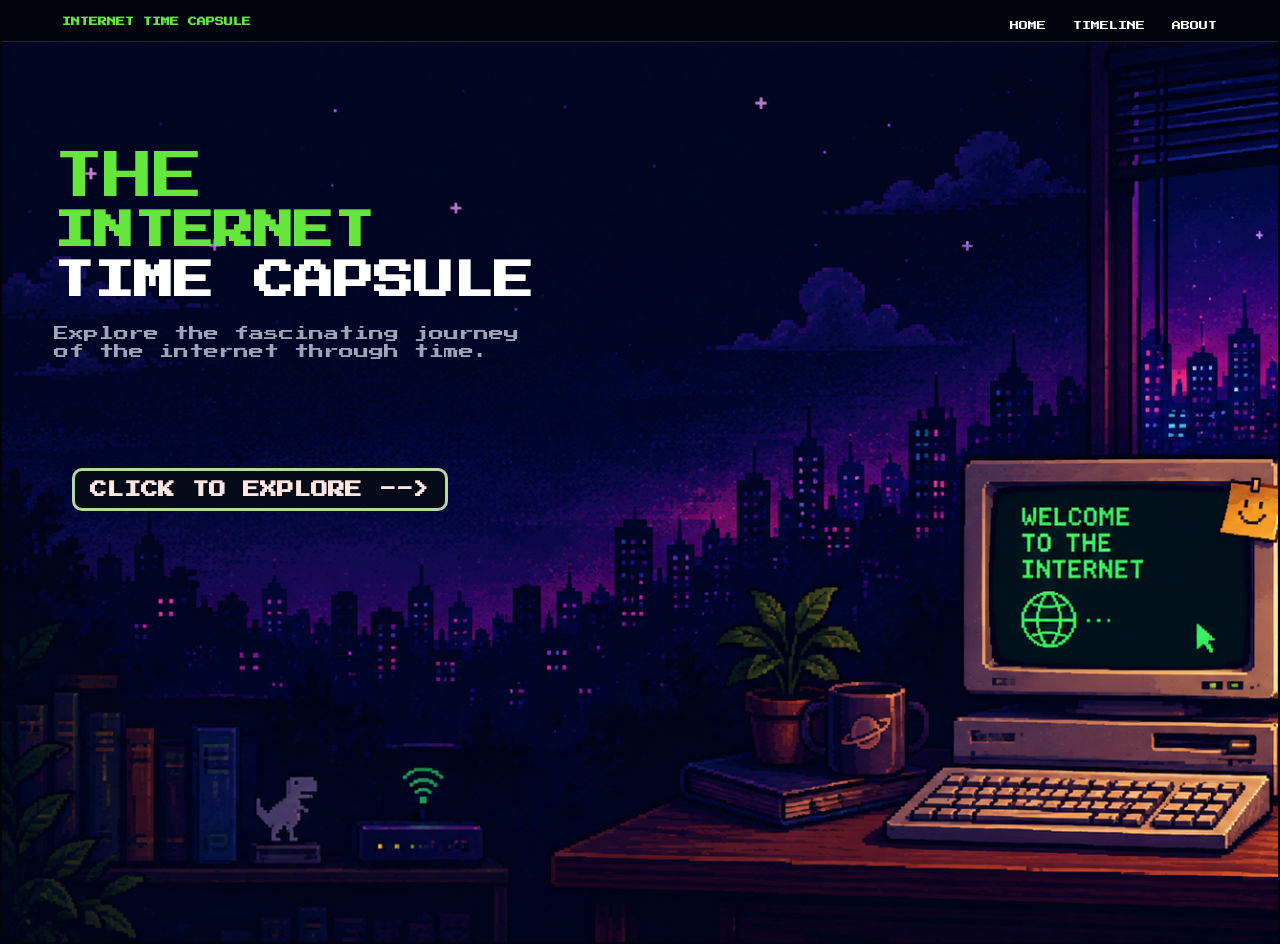
<file: index.html>
<!doctype html>
<html lang="en">
<head>
    <meta charset="UTF-8">
    <meta name="viewport" content="width=device-width, initial-scale=1.0">
    <link rel="stylesheet" href="style.css">
    <link href="https://fonts.googleapis.com/css2?family=Press+Start+2P&family=Space+Mono:wght@400;700&display=swap" rel="stylesheet">
    <title>Evolution of Internet</title>
   
</head>
<body>
    
    <nav class="navbar">
        <div class="logo">
            INTERNET TIME CAPSULE
        </div>
        <div class="nav-links">
            <ul>
                <li><a href="index.html">HOME</a></li>
                <li><a href="timeline.html">TIMELINE</a></li>
                <li><a href="about.html" >ABOUT</a></li>
    
            </ul>
        </div>
    </nav>
    <section class="hero">
        <div class="text">
            <span> THE</span>
            <h1> INTERNET </h1>
            <h2>TIME CAPSULE</h2>
            <p>Explore the fascinating journey <br>
                of the internet through time.</p>
         </div>
             <div class="explore">
             <a href="timeline.html">CLICK TO EXPLORE --> </a>
             </div>

        

        
    </section>
    
</body>
</html>
</file>
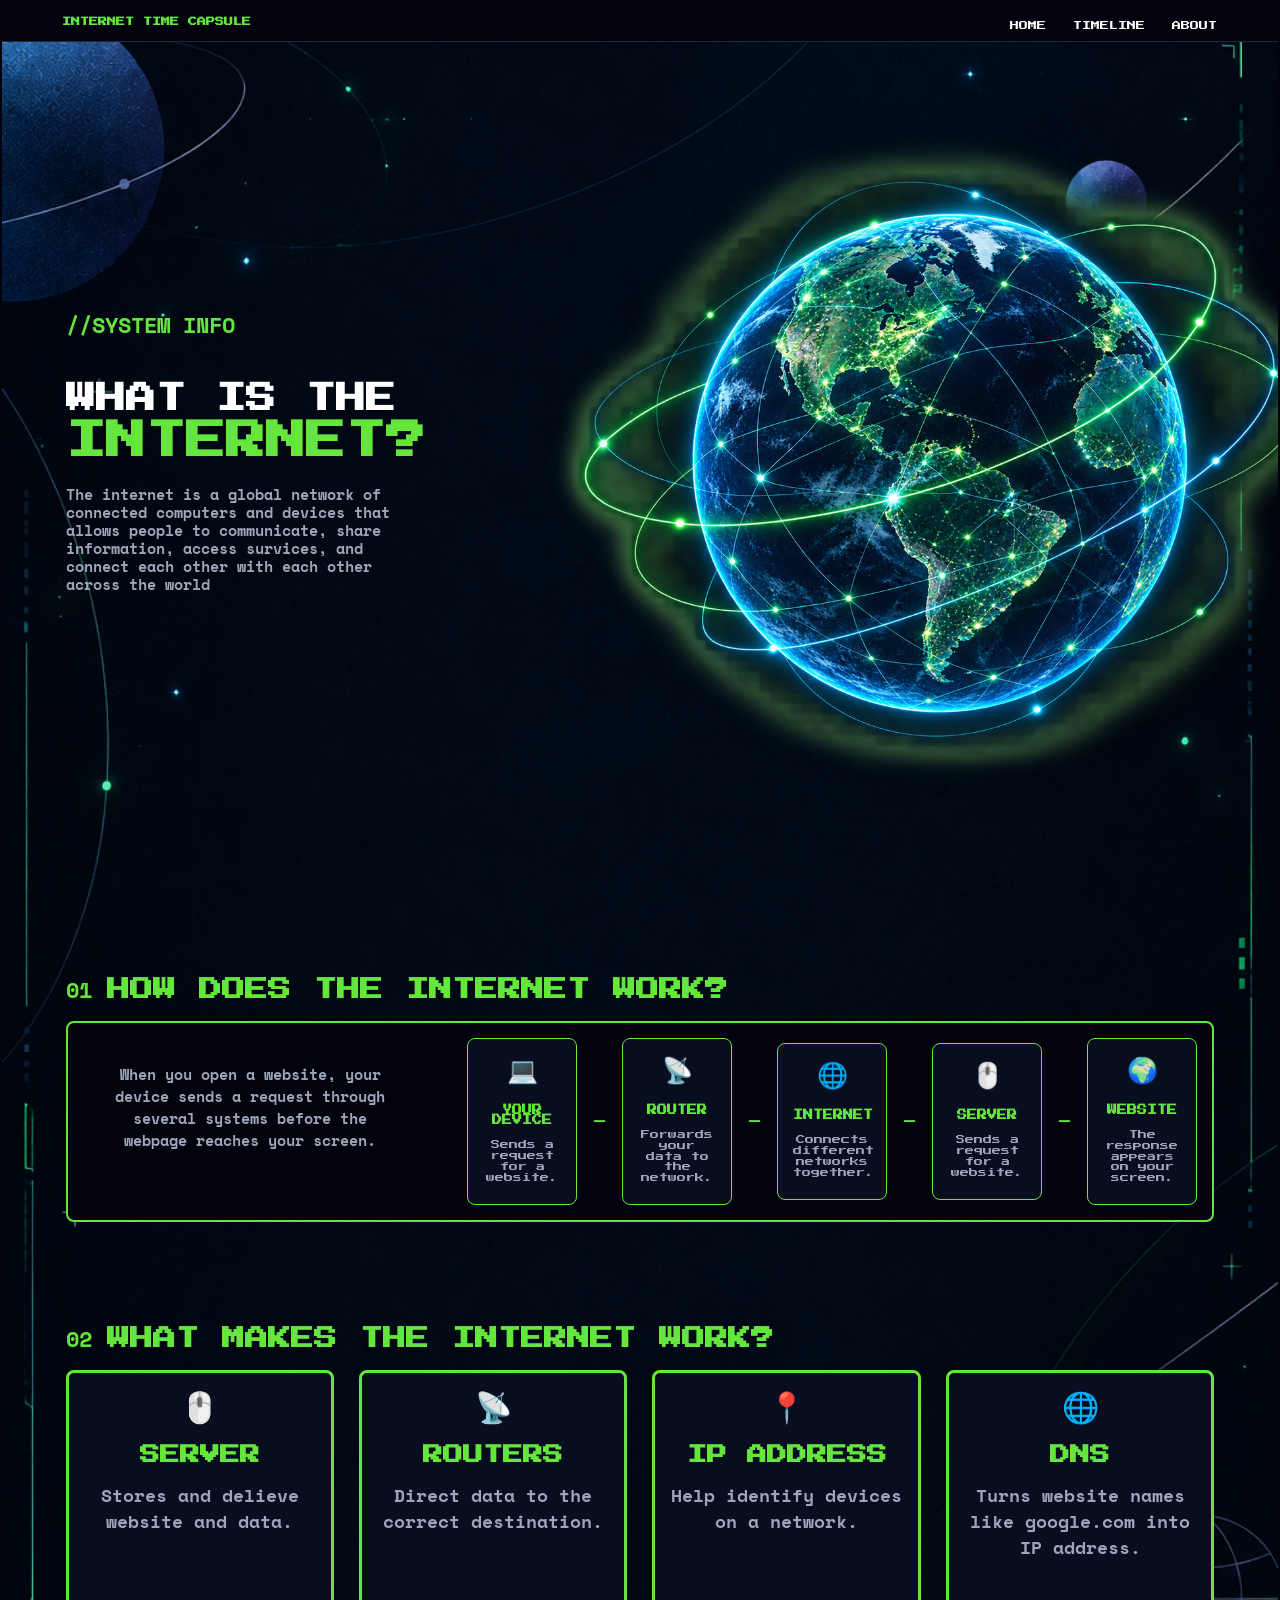
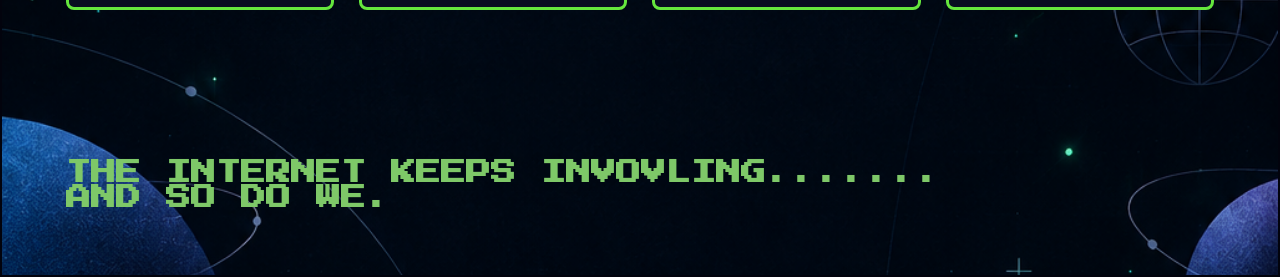
<file: about.html>
<!DOCTYPE html>
<html lang="en">

<head>
    <meta charset="UTF-8">
    <meta name="viewport" content="width=device-width, initial-scale=1.0">
    <title>About - The Internet Time Capsule</title>
    <link rel="stylesheet" href="style.css">
    <link href="https://fonts.googleapis.com/css2?family=Inter:wght@400;500;600&family=Press+Start+2P&display=swap" rel="stylesheet">
</head>

<body>
    <nav class="navbar">
        <div class="logo">
            INTERNET TIME CAPSULE
        </div>
        <div class="nav-links">
            <ul>
                <li><a href="index.html">HOME</a></li>
                <li><a href="timeline.html">TIMELINE</a></li>
                <li><a href="about.html">ABOUT</a></li>

            </ul>
        </div>
    </nav>
    <section class="about-hero">
        <div class="system_info">
            <div class="about_text">
                <span>//SYSTEM INFO</span>

                <h1>WHAT IS THE<br>
                    <span>INTERNET?</span>
                </h1>

                <P><strong>The internet is a global network of connected computers and devices that allows people to 
                    communicate, share information, access survices, and  connect each other with each other across the world</strong></P>

            </div>

            <div class="earth">

                <img src="IMG/earth.png" alt="Earth">

            </div>

        </div>

   

    <section class="internet_work">
      
       <div class="internet_heading">
          <span> 01</span>

          <h1>HOW DOES THE INTERNET WORK?</h1>
       </div> 

  <div class="section_box">

       <P class="section_intro">When you open a website, your device sends a request through
        several systems before the webpage reaches your screen.</P>
        

     <div class="internet_flow">
        <div class="flow_box">
           <div class="flow_icon">💻</div>
           <h3>YOUR DEVICE</h3>
           <P>Sends  a request for a website. </P>
        </div>

        <div class="arrow">-</div>

        <div class="flow_box">
           <div class="flow_icon">📡</div>
           <h3>ROUTER</h3>
           <P>Forwards your data to the network. </P>
        </div>

           <div class="arrow">-</div>

        <div class="flow_box">
           <div class="flow_icon">🌐</div>
           <h3>INTERNET</h3>
           <P>Connects different networks together. </P>
        </div>


          <div class="arrow">-</div>

        <div class="flow_box">
           <div class="flow_icon">🖱️</div>
           <h3>SERVER</h3>
           <P>Sends  a request for a website. </P>
        </div>

          <div class="arrow">-</div>
       
          <div class="flow_box">
           <div class="flow_icon">🌍</div>
           <h3>WEBSITE</h3>
           <P>The response appears on your screen. </P>
        </div>

        
    </div>

 </div>


    </section>


    <section class="works">
        <div class="internet_heading">
          <span> 02</span>

          <h1>WHAT MAKES THE INTERNET WORK?</h1>
       </div> 

       <div class="works_box">
            <div class="work_flex">
                <div class="work_icon">🖱️</div>
                  <h3>SERVER</h3>
                 <p>Stores and delieve website and data.</p>                     
            </div>


            <div class="work_flex">
                <div class="work_icon">📡</div>
                  <h3>ROUTERS</h3>
                 <p>Direct data to the correct destination.</p>                     
            </div>



            <div class="work_flex">
                <div class="work_icon">📍</div>
                  <h3>IP ADDRESS</h3>
                 <p>Help identify  devices on a network.</p>                     
            </div>


            <div class="work_flex">
                <div class="work_icon">🌐</div>
                  <h3>DNS</h3>
                 <p>Turns website names like google.com into IP address.</p>                     
            </div>
       </div>


    </section>

    <h1 class="footer">THE INTERNET KEEPS INVOVLING.......      <br>
        AND SO DO WE.
    </h1>
 </section>
</body>

</html>
</file>
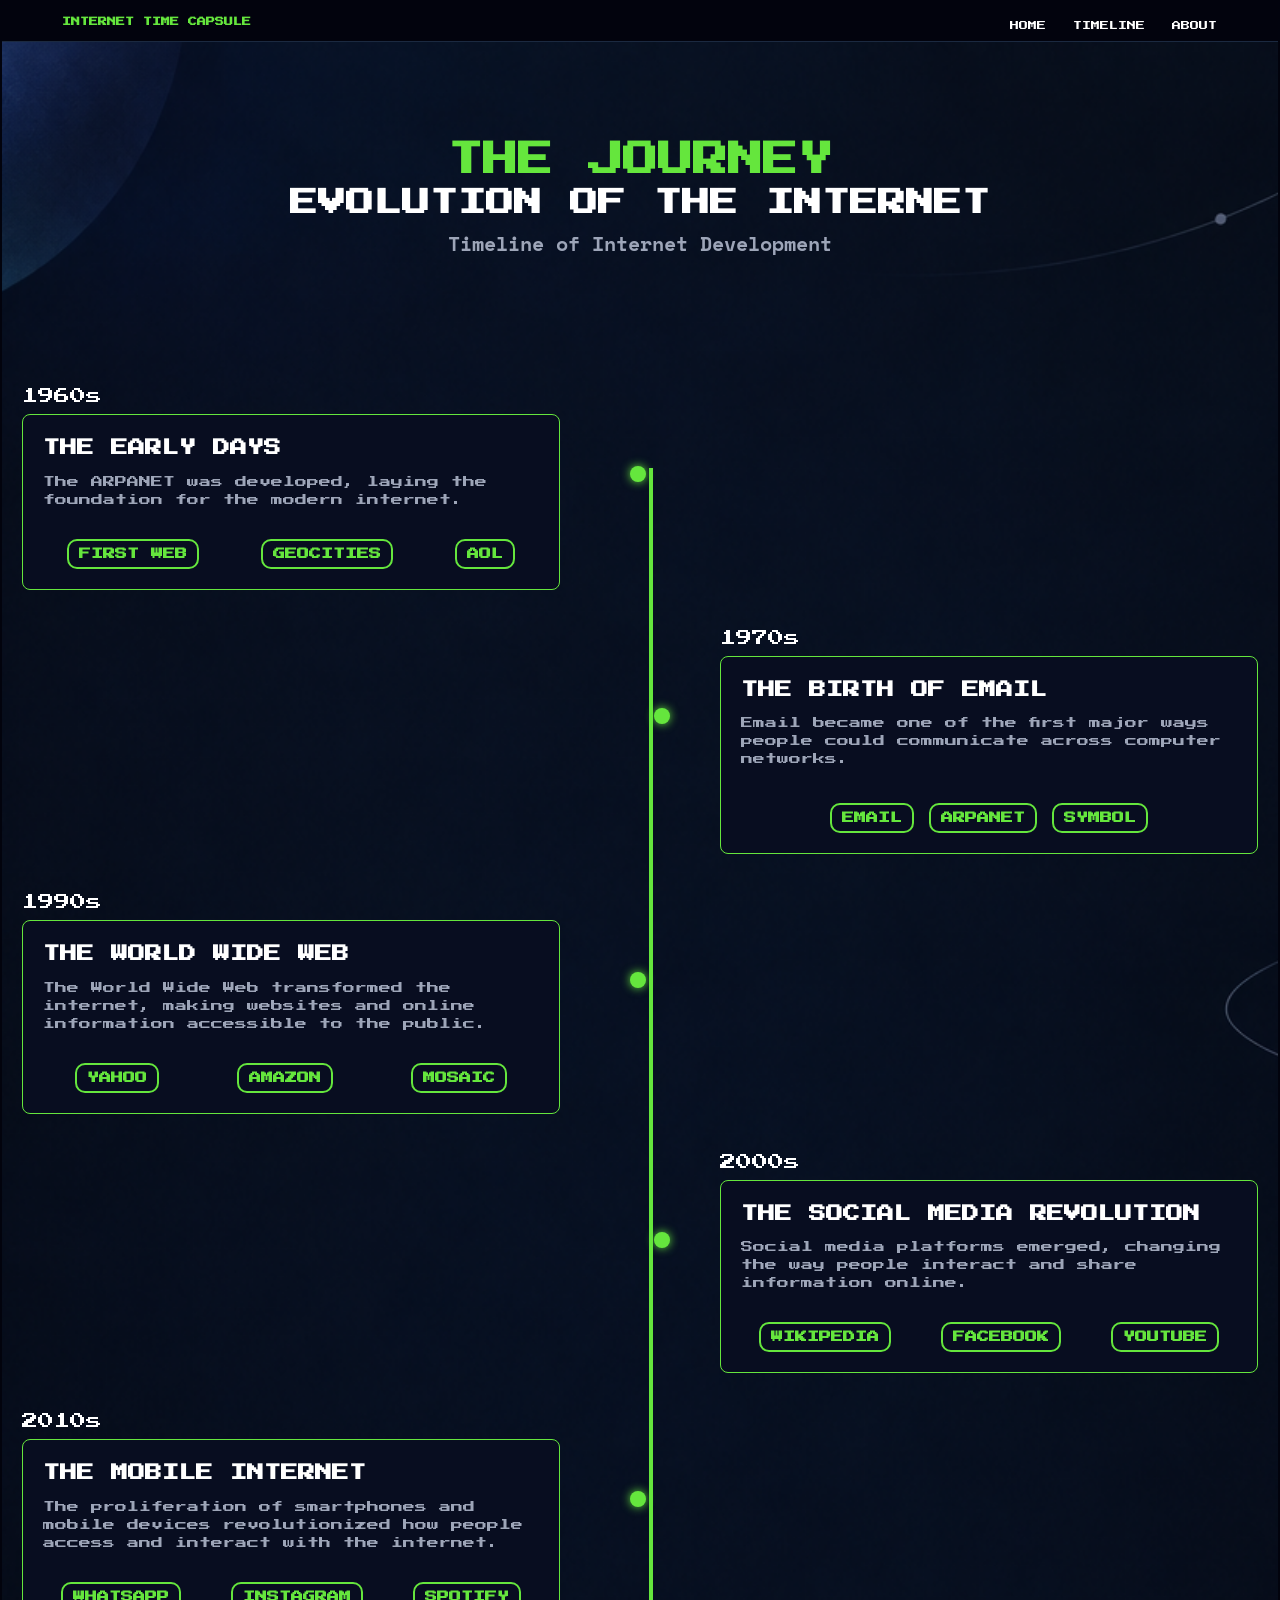
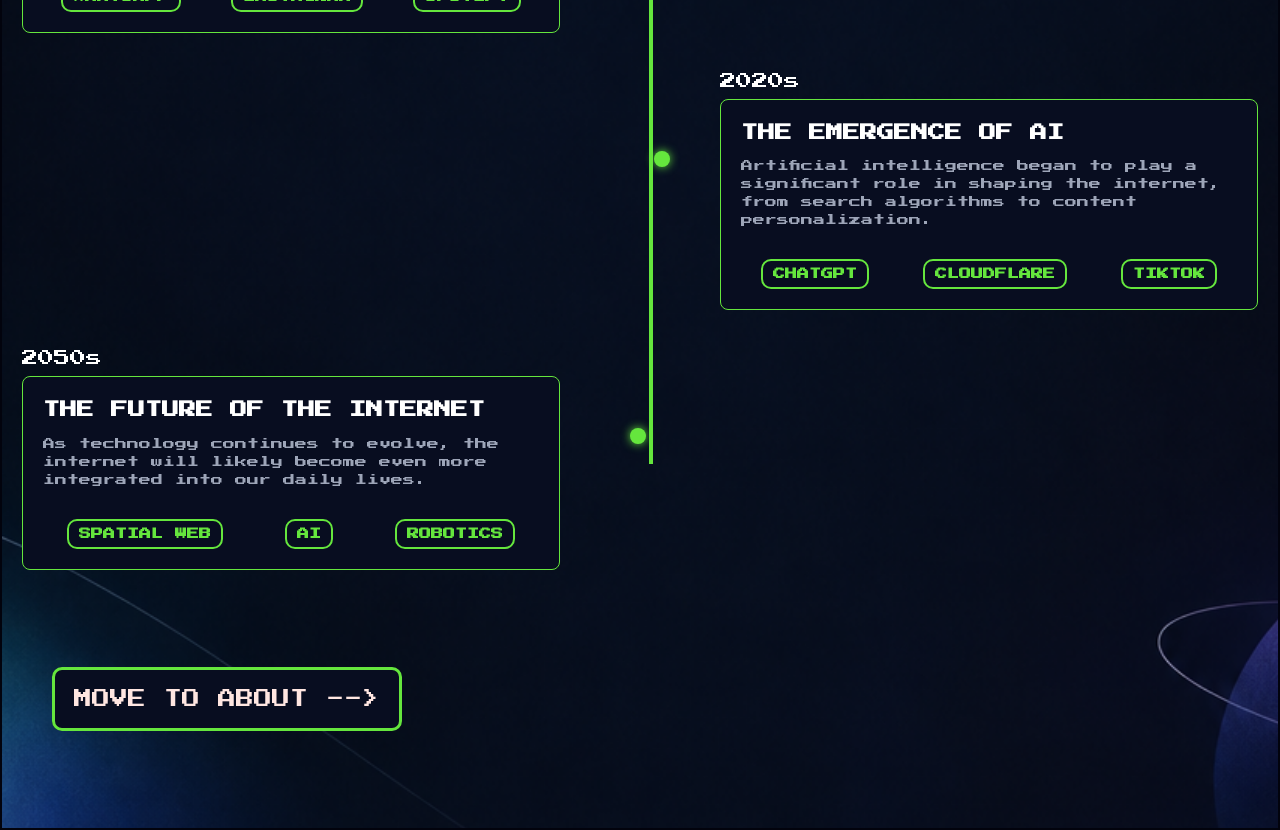
<file: timeline.html>
<!doctype html>
<html lang="en">

<head>
    <meta charset="UTF-8">
    <meta name="viewport" content="width=device-width, initial-scale=1.0">
    <link rel="stylesheet" href="style.css">
    <title>Evolution of Internet</title>
</head>

<body>

    <nav class="navbar">
        <div class="logo">
            INTERNET TIME CAPSULE
        </div>
        <div class="nav-links">
            <ul>
                <li><a href="index.html">HOME</a></li>
                <li><a href="timeline.html">TIMELINE</a></li>
                <li><a href="about.html">ABOUT</a></li>

            </ul>
        </div>

    </nav>  

    <section class= 'timeline'>


    <section class="  timeline_heading">
        <h3>THE JOURNEY</h3>
        <H2>EVOLUTION OF THE INTERNET</H2>
        <span>Timeline of Internet Development</span>
    </section>




    <div class="timeline_item">
        <div class="timeline_line"></div>
        <div class="timeline_year">1960s</div>
        <div class="timeline_dot"> </div>
        <div class="timeline_card">
            <h3>THE EARLY DAYS</h3>
            <p>The ARPANET was developed, laying the foundation for the modern internet.</p>


            <div class="tags">
                <a href="https://info.cern.ch/" target="_blank">FIRST WEB</a>
                <a href="https://geocities.restorativland.org/" target="_blank">GEOCITIES</a>
                <a href="https://www.aol.com/" target="_blank">AOL</a>

            </div>
        </div>


    </div>





    <div class="timeline_item">
        <div class="timeline_year">1970s</div>
        <div class="timeline_dot"> </div>
        <div class="timeline_card">
            <h3>THE BIRTH OF EMAIL</h3>
            <p>Email became one of the first major ways people could communicate across computer networks.</p>
            <div class="tags">
                <div class="tags">
                    <a href="https://www.internethalloffame.org/inductee/raymond-tomlinson/" target="_blank">EMAIL</a>

                    <a href="https://www.internethalloffame.org/inductee/arpanet/" target="_blank">ARPANET </a>

                    <a href="https://www.internethalloffame.org/inductee/raymond-tomlinson/" target="_blank"> SYMBOL</a>
                </div>
            </div>

        </div>
    </div>
    </div>




    <div class="timeline_item">
        <div class="timeline_year">1990s</div>
        <div class="timeline_dot"> </div>
        <div class="timeline_card">
            <h3>THE WORLD WIDE WEB</h3>
            <p>The World Wide Web transformed the internet, making websites and online information accessible to the
                public.</p>
            <div class="tags">
                <a href="https://www.yahoo.com/" target="_blank">YAHOO </a>
                <a href="https://www.amazon.com/" target="_blank"> AMAZON</a>
                <a href="https://home.cern/science/computing/the-birth-of-the-web/short-history-web/" target="_blank"> MOSAIC</a>
            </div>
        </div>
    </div>
    </div>





    <div class="timeline_item">
        <div class="timeline_year">2000s</div>
        <div class="timeline_dot"> </div>
        <div class="timeline_card">
            <h3>THE SOCIAL MEDIA REVOLUTION</h3>
            <p>Social media platforms emerged, changing the way people interact and share information online.</p>
            <div class="tags">
                <a href="https://www.wikipedia.org/" target="_blank">WIKIPEDIA</a>
                <a href="https://www.facebook.com/" target="_blank">FACEBOOK</a>
                <a href="https://www.youtube.com/" target="_blank">YOUTUBE</a>

            </div>
        </div>
    </div>
    </div>


    <div class="timeline_item">
        <div class="timeline_year">2010s</div>
        <div class="timeline_dot"> </div>
        <div class="timeline_card">
            <h3>THE MOBILE INTERNET</h3>
            <p>The proliferation of smartphones and mobile devices revolutionized how people access and interact with
                the internet.</p>
            <div class="tags">
                <a href="https://www.whatsapp.com/" target="_blank">WHATSAPP</a>
                <a href="https://www.instagram.com/" target="_blank">INSTAGRAM</a>
                <a href="https://www.spotify.com/" target="_blank">SPOTIFY</a>

            </div>
        </div>
    </div>





    <div class="timeline_item">
        <div class="timeline_year">2020s</div>
        <div class="timeline_dot"> </div>
        <div class="timeline_card">
            <h3>THE EMERGENCE OF AI</h3>
            <p>Artificial intelligence began to play a significant role in shaping the internet, from search algorithms
                to content personalization.</p>
            <div class="tags">
                <a href="https://chatgpt.com/" target="_blank">CHATGPT</a>
                <a href="https://www.cloudflare.com/" target="_blank">CLOUDFLARE</a>
                <a href="https://www.tiktok.com/" target="_blank"  >TIKTOK</a>

            </div>
        </div>
    </div>
    </div>



    <div class="timeline_item">
        <div class="timeline_year">2050s</div>
        <div class="timeline_dot"> </div>
        <div class="timeline_card">
            <h3>THE FUTURE OF THE INTERNET</h3>
            <p>As technology continues to evolve, the internet will likely become even more integrated into our daily
                lives.</p>
            <div class="tags">
                <a href="https://www.apple.com/apple-vision-pro/" target="_blank">SPATIAL WEB</a>
                <a href="https://openai.com/" target="_blank">AI</a>
                <a href="https://www.bostondynamics.com/" target="_blank">ROBOTICS</a>

            </div>
        </div>
    </div>
    
    <div class="timeline_button">
        <a href="about.html">MOVE TO ABOUT --></a>
    </div>
</section>
</body>

</html>
</file>
<file: style.css>
@import url('https://fonts.googleapis.com/css2?family=Press+Start+2P&family=Space+Mono:wght@400;700&display=swap');

* {

    margin: 0px;
    padding: 0px;
    box-sizing: border-box;
}

.hero {
    min-height: 100vh;
    background-image: url("IMG/Hero.png");
    background-size: cover;
    background-repeat: no-repeat;

}


body {
    padding: 2px;
    font-family: "Press Start 2P", monospace;
    background: #02030d;
    color: white;
}

.navbar {
    height: 40px;
    width: 100%;
    display: flex;
    justify-content: space-between;
    align-items: center;
    padding: 0 60px;
    background: #02030d;
    border-bottom: 1px solid #1b2940;
}

.nav-links ul {
    display: flex;
    gap: 20px;
    text-decoration: none;
}

.nav-links ul li a {

    font-family: "Press Start 2P", monospace;
    margin-left: 5px;
    font-size: 9px;
    text-decoration: none;
    color: white;
}


.nav-links ul li {

    font-family: "Press Start 2P", monospace;
    margin: 0 1px;
    display: inline-block;
    justify-content: last baseline
}

.nav-links a::after{
    position: absolute;
    background: #65e63d;
    transition: 0.3s;
    bottom: -8px;
    width: 0;
    height: 2px;
    left: 0;

}
.nav-links a:hover {
    color: #65e63d;
    text-shadow: 0 0 8px #65e63d;
}


.logo {

    font-family: "Press Start 2P", monospace;
    font-size: 9px;
    font-weight: bold;
    color: #65e63d;
}

.hero {
    margin: 0px;
    padding: 5px;
}
.text {
    font-family: "Press Start 2P", monospace;
    margin: 100px 25px 50px;
    line-height: 1.2;
    box-shadow: #050a18;

    
}
.text span{
    margin-left: 22px;
    font-size: 50px;
    color: #65e63d;
}
.text h1 {

    font-family: "Press Start 2P", monospace;
    margin-left: 22px;
    font-size: 40px;
    color: #65e63d  ;

}

.text h2 {
    font-family: "Press Start 2P", monospace;
    margin-top: 2px;
    margin-left: 22px;
    font-size: 40px;
    color: #ffff;

}


.text p {

    font-family: "Press Start 2P", monospace;
    font-size: 15px;
    margin-left: 22px;
    margin-top: 20px;
    color: #9da5b8;
}

.explore {
    margin: 80px 25px 0;
    gap: 10px;
    padding: 40px;
    text-decoration: none;

}

.explore a {
    text-decoration: none;
    background-color: #050a18;
    color: #ffe6e1;
    font-family: "press start 2p";
    font-weight: bold;
    font-size: 17px;
    border: 3px solid #b2d7a6;
    padding: 10px 15px;
    border-radius: 10px;
    transition: 0.9s ease;
}

.explore a:hover {
    background-color: #cfefc5;
    color: #080d20;
    box-shadow: 0 8px 20px rgba(101, 230, 61, 0.35);
    transform: translateY(-9px);


}

.timeline {
    position: relative;
    min-height: calc(100vh - 50px);
    width: 100%;
    overflow-x: hidden;
    padding: 90px 0 120px;
    background-image: url("IMG/timeline2.png");
    background-size: cover;
    background-position: center top;
    background-repeat: no-repeat;
    background-color: #050a18;
}


.timeline_heading {
    text-align: center;
    margin: 10px auto 110px;
    font-family:  "Press Start 2P", monospace ;1

}




.timeline_dot {
    position: absolute;
    width: 16px;
    height: 16px;
    top: 98px;
    background: #65e63d;
    border-radius: 50%;
    box-shadow: 0 0 10px #65e63d;
    z-index: 3;
}


.timeline_item:nth-child(odd) .timeline_dot {
    right: 608px;


}

.timeline_item:nth-child(even) .timeline_dot {
    left: 628px;

}

.timeline_heading h3 {
    color: #65e63d;
    font-size: 35px;
    margin: 10px auto 5px;
}

.timeline_heading h2 {
    font-size: 28px;
    margin-bottom: 5px;
    line-height: 1.5;
    color: #ffff;
}

.timeline_heading span {
    color: #9da5b8;
    font-family: "space mono";
    font-weight: bolder;
    font-size: 20px;
    margin-bottom: 110px;
}

.timeline_container {
    width: min(1100px, 91%);
    margin: 70px auto 0;
    position: relative;
}

.timeline_year {
    margin: 0 auto 10px;
    text-align: left
}

.timeline_line {
    position: absolute;
    right: -13%;
    top: 100px;
    transform: translateX(-50%);
    width: 4px;
    height: 661%;
    background-color: #65e63d;
}

.timeline_item {
    position: relative;
    width: calc(50% - 60px);
    padding: 20px;
    z-index: 1;

}

.timeline_item h3 {
    color: white;
    line-height: 1.5;
    font-size: 17px;
}

.timeline_item p {
    margin-top: 12px;
    color: #9da5b8;
    font-size: 12px;
    line-height: 1.5;
}

.timeline_card {
    background: #080d20;
    border: 1px solid #65e63d;
    padding: 20px;
    border-radius: 8px;
}

.timeline_item:nth-child(odd) {
    margin-left: auto;
}

.tags {
    gap: 15px;
    display: flex;
    margin: 5px auto 0;
    flex-wrap: wrap;

}

.tags a {
    font-family: "Press Start 2P", monospace;
    text-decoration: none;
    color: #65e63d;
    border: 2px #65e63d solid;
    display: inline-block;
    border-radius: 10px;
    font-size: 12px;
    font-weight: bold;
    background: #080d20;
    margin: 25px auto 0;
    padding: 7px 10px;
}

.tags a:hover {
    background: #65e63d;
    color: #080d20;
    box-shadow: inset 0 0 5px #65e63d, 0 0 10px #65e63d;
    transform: translateY(-3px); 
}

.timeline_button{
    margin: 100px 50px 0;
    
}

.timeline_button a {
    color: #ffe6e1;
    background-color: #080d20;
    border: 3px solid #65e63d;
    font-size: 18px;
    padding: 20px 19px;
    border-radius: 10px;
    text-decoration: none;
    transition: 0.5s  ease-in;

}

.timeline_button a:hover{
    background-color: #cfefc5;
    color:#050a18 ;
    transform:translateX(-8px) ;
    box-shadow: 0 8px 20px rgba(101, 230, 61, 0.35);
}


.about-hero {
    min-height: auto;
    width: 100%;

    background-image: url("IMG/timeline3.png");
    background-size: cover;
    background-position: center;
    background-repeat: no-repeat;
    overflow-x: hidden;

    padding: 15px 5%;
}
 .system_info {
    max-width: 1200px;
    margin: -10px 0 0;
    display: flex;
    justify-content: space-between;
    gap: 100px;
}

.about_text {
    width: 50%;
    margin: auto 0 ;
}

.about_text span {
    font-family:"space mono", monospace;
    font-size: 22px;
    color: #65e63d;
    margin: 0px 0 0px;
    font-weight: bold;
}
.about_text h1 {
    font-family: "Press Start 2P", monospace;
    font-size: 30px;
    color: #ffff;
    margin:40px 0 20px;
    line-height: 1.2;
}
.about_text h1 span {
    font-family: "Press Start 2P", monospace;
    color: #65e63d;
    font-size: 40px;

}
.about_text p {
    font-family: "space mono", monospace;
    font-size: 15px;
    line-height: 1.2;
    color: #9da5b8;
    margin: 20px 0 20px;
}
.earth {
    width: 100%;
    margin: 0 0;
}
.earth img {
    width: 120%;
    height: auto;
    margin: 0 auto;
    filter: drop-shadow(0 0 10px #93e879);
}

.internet_work {
    width: min(1230px, 100%);
    margin: 100px auto;
    display: flex;
    flex-wrap: wrap;
}
.internet_heading {
    display: flex;
    align-items: center;
    gap: 15px;
    margin: auto 0 15px;

}
.internet_heading span {
    font-size: 22px;
    font-family: "space mono";
    color: #65e63d;
    font-weight: bolder;
}
.internet_heading h1 {
    font-size: 23px;
    color: #65e63d;
}
.section_intro {
    align-items: center;
    width: 25%;
    font-size: 15px;
    margin:25px auto 0;
    color: #9da5b8;
    font-family: "space mono";
    font-weight: bold;
}

.internet_flow {
    display: flex;
    gap: 15px;
    align-items: center;
 }
.flow_box {
    width: 110px;
    min-height: 140px;
    padding: 15px;
    background: #080d20;
    border: 1px solid #65e63d;
    border-radius: 8px;
    text-align: center;
    transition: 0.3s ease;
}
.flow_icon {
    font-size: 25px;
    margin: 0 0 20px;

}
.flow_box h3 {
    font-size: 10px;
    color: #65e63d;

}
.flow_box p {
    font-size: 9px;
    color: #9da5b8;
    margin: 15px 0 5px ;
    line-height: 1.2;
}.arrow {
    font-size: 15px;
    color: #65e63d;
}
.section_box {
    display: flex;
    background-color: #02030d;
    gap: 50px;
    justify-content: space-between;
    padding: 15px;
    border: 2px solid #65e63d;
    border-radius: 8px;
    text-align: center;
    transition: 0.3s ease;

    
}

.flow_box:hover{
        box-shadow: 0 0 15px rgba(101, 230, 61, 0.3);
        transform: translateY(-7px);
}

.works_box {
    display: flex;
    gap: 25px;
    align-items: center;
}

.work_flex {
    max-width: 100%;
    width: 280px;
    height: 240px;
    padding: 15px;
    background: #080d20;
    border: 3px solid #65e63d;
    border-radius: 8px;
    text-align: center;
    transition: 0.3s ease;
}
.work_icon {
    font-size: 30px;
    color: #65e63d;
    margin-bottom: 20px;
}
.work_flex h3 {
    font-size: 20px;
    color: #65e63d;
    margin: 15px 0 17px;
}
.work_flex p {
    font-size: 18px;
    color: #9da5b8;
    margin: 0px auto 10px;
    font-family: "space mono", monospace;
    font-weight: bolder;
}

.work_flex:hover{
        box-shadow: 0 0 15px rgba(101, 230, 61, 0.3);
        transform: translateY(-7px);
}
.footer {

    margin:150px 0 50px ;
    font-size: 25px;
    color: #7ec868;
}
</file>
